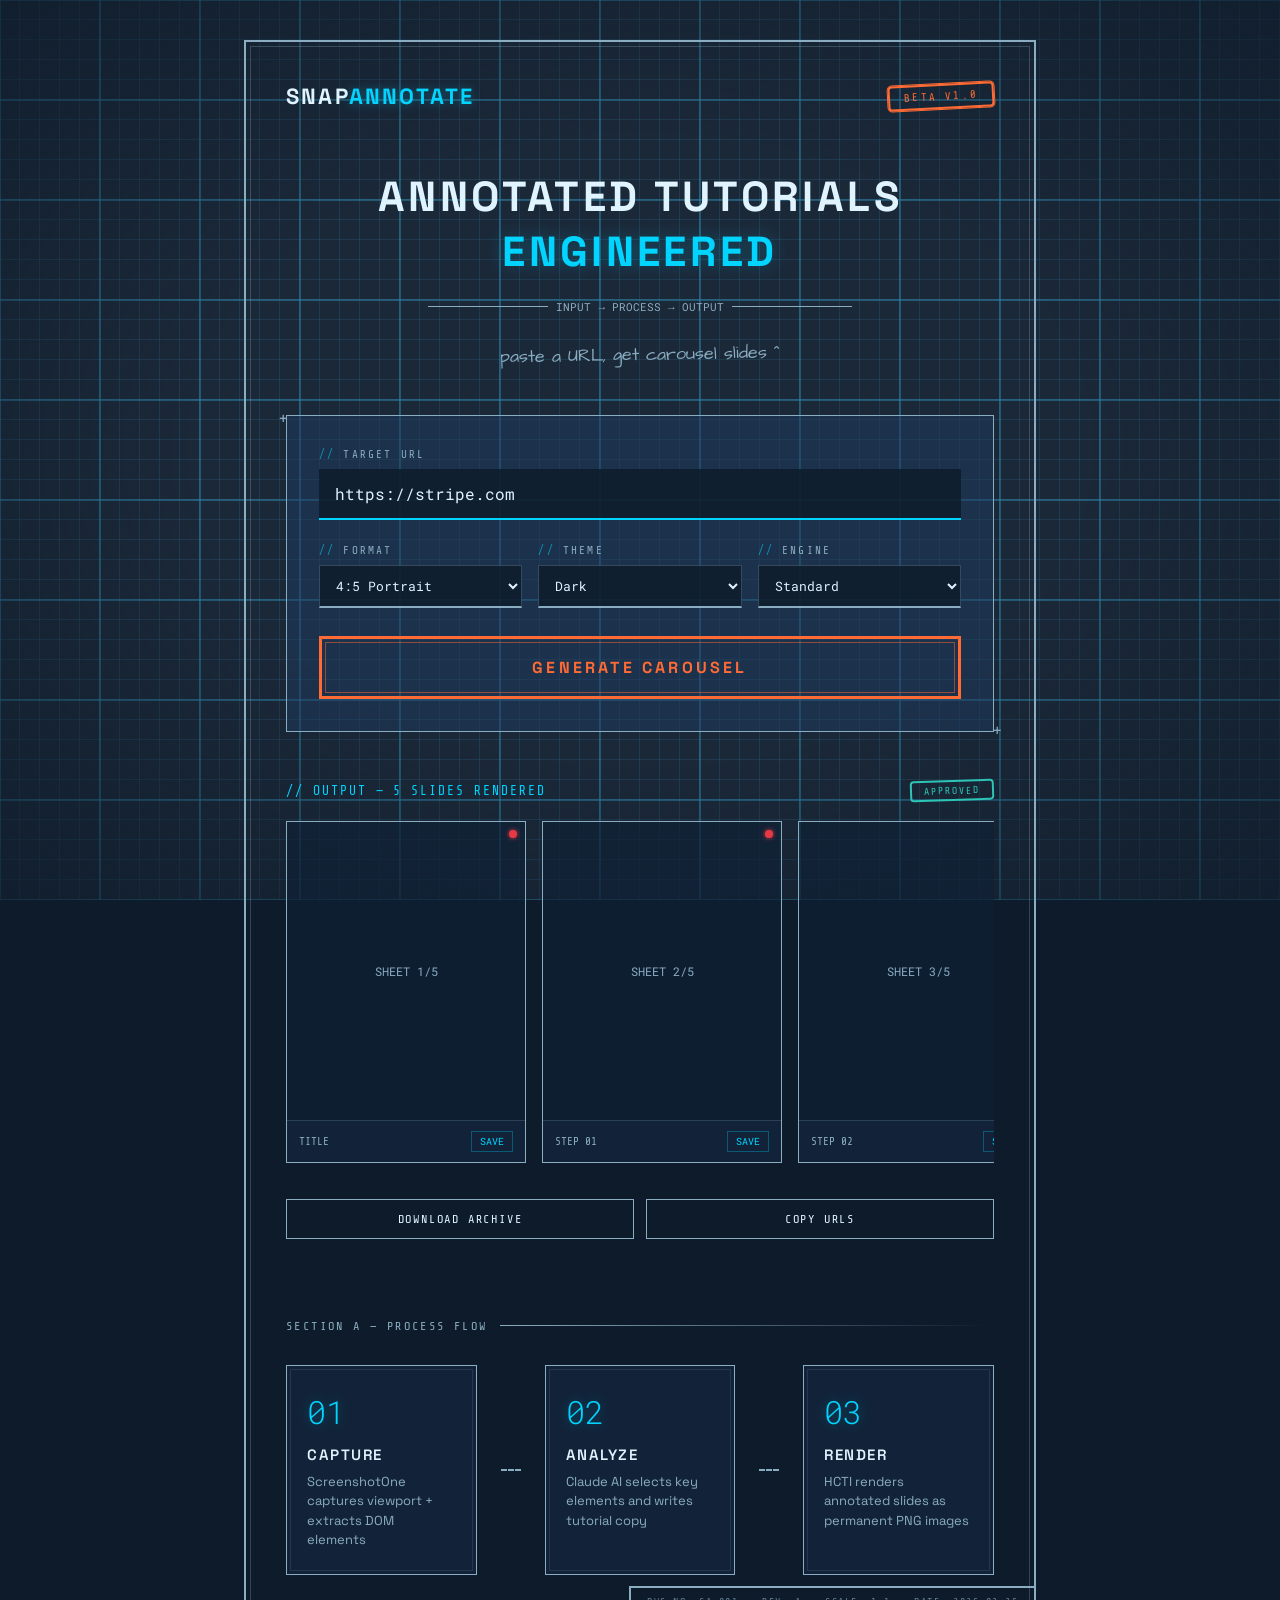
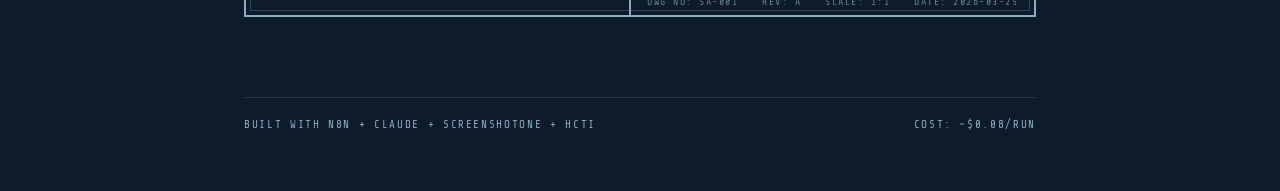
<file: mockup-blueprint.html>
<!DOCTYPE html>
<html lang="en">
<head>
<meta charset="UTF-8">
<meta name="viewport" content="width=device-width, initial-scale=1.0">
<title>SnapAnnotate — Architect Blueprint</title>
<link href="https://fonts.googleapis.com/css2?family=Space+Grotesk:wght@300;400;500;600;700&family=Share+Tech+Mono&family=Architects+Daughter&family=Roboto+Mono:wght@300;400;500&display=swap" rel="stylesheet">
<style>
* { margin: 0; padding: 0; box-sizing: border-box; }

:root {
  --bp-dark: #0D1B2A;
  --bp-base: #1B2838;
  --bp-mid: #1E3A5F;
  --grid-major: rgba(46, 134, 171, 0.5);
  --grid-minor: rgba(46, 134, 171, 0.2);
  --line-white: #E0F4FF;
  --cyan-glow: #00D4FF;
  --warm: #FF6B35;
  --faded: #8BADC1;
  --pencil: #C5D5E0;
  --red-ink: #E63946;
  --green-ink: #2EC4B6;
}

body {
  background: var(--bp-dark);
  color: var(--line-white);
  font-family: 'Space Grotesk', sans-serif;
  min-height: 100vh;
}

/* Blueprint grid */
.blueprint-bg {
  position: fixed;
  inset: 0;
  background-color: var(--bp-base);
  background-image:
    linear-gradient(var(--grid-major) 2px, transparent 2px),
    linear-gradient(90deg, var(--grid-major) 2px, transparent 2px),
    linear-gradient(var(--grid-minor) 1px, transparent 1px),
    linear-gradient(90deg, var(--grid-minor) 1px, transparent 1px);
  background-size: 100px 100px, 100px 100px, 20px 20px, 20px 20px;
  background-position: -1px -1px, -1px -1px, -1px -1px, -1px -1px;
  z-index: 0;
}

/* Vignette */
.blueprint-bg::after {
  content: '';
  position: fixed;
  inset: 0;
  background: radial-gradient(ellipse at center, transparent 50%, rgba(13, 27, 42, 0.7) 100%);
  z-index: 0;
}

.container {
  position: relative;
  z-index: 1;
  max-width: 840px;
  margin: 0 auto;
  padding: 40px 24px;
}

/* ISO Drawing Border */
.drawing-border {
  border: 2px solid var(--faded);
  padding: 40px;
  position: relative;
  margin-bottom: 40px;
}
.drawing-border::before {
  content: '';
  position: absolute;
  inset: 4px;
  border: 1px solid rgba(139, 173, 193, 0.3);
}

/* Title block (bottom-right engineering stamp) */
.title-block {
  position: absolute;
  bottom: 0;
  right: 0;
  border-left: 2px solid var(--faded);
  border-top: 2px solid var(--faded);
  padding: 8px 16px;
  font-family: 'Share Tech Mono', monospace;
  font-size: 10px;
  color: var(--faded);
  text-transform: uppercase;
  letter-spacing: 0.15em;
  display: flex;
  gap: 24px;
}
.title-block span { opacity: 0.7; }

/* Header */
.header {
  display: flex;
  align-items: center;
  justify-content: space-between;
  margin-bottom: 60px;
}
.logo {
  font-family: 'Space Grotesk', sans-serif;
  font-weight: 700;
  font-size: 22px;
  letter-spacing: 0.1em;
  text-transform: uppercase;
  color: var(--line-white);
}
.logo span {
  color: var(--cyan-glow);
  text-shadow: 0 0 12px rgba(0, 212, 255, 0.4);
}

/* Stamp badge */
.stamp {
  display: inline-block;
  border: 2px solid var(--warm);
  border-radius: 4px;
  padding: 4px 14px;
  font-family: 'Share Tech Mono', monospace;
  font-size: 11px;
  color: var(--warm);
  text-transform: uppercase;
  letter-spacing: 0.2em;
  transform: rotate(-3deg);
  box-shadow: 0 0 0 1px var(--warm);
}

/* Hero */
.hero {
  text-align: center;
  margin-bottom: 48px;
}
.hero h1 {
  font-size: 42px;
  font-weight: 700;
  letter-spacing: 0.08em;
  text-transform: uppercase;
  line-height: 1.3;
  margin-bottom: 20px;
}
.hero h1 .accent {
  color: var(--cyan-glow);
  text-shadow: 0 0 20px rgba(0, 212, 255, 0.3);
}
.hero .sketch-note {
  font-family: 'Architects Daughter', cursive;
  font-size: 18px;
  color: var(--faded);
  transform: rotate(-1deg);
  display: inline-block;
  margin-top: 8px;
}

/* Dimension line decoration */
.dim-line {
  display: flex;
  align-items: center;
  gap: 8px;
  justify-content: center;
  margin: 20px 0;
  color: var(--faded);
  font-family: 'Roboto Mono', monospace;
  font-size: 11px;
}
.dim-line::before, .dim-line::after {
  content: '';
  flex: 1;
  max-width: 120px;
  height: 1px;
  background: var(--faded);
}

/* Input area */
.input-area {
  background: rgba(30, 58, 95, 0.5);
  border: 1.5px solid var(--faded);
  padding: 32px;
  position: relative;
  margin-bottom: 32px;
}

/* Corner ticks on input area */
.input-area::before {
  content: '+';
  position: absolute;
  top: -8px;
  left: -8px;
  font-family: 'Roboto Mono', monospace;
  font-size: 14px;
  color: var(--faded);
}
.input-area::after {
  content: '+';
  position: absolute;
  bottom: -8px;
  right: -8px;
  font-family: 'Roboto Mono', monospace;
  font-size: 14px;
  color: var(--faded);
}

.field-label {
  font-family: 'Share Tech Mono', monospace;
  font-size: 11px;
  color: var(--faded);
  text-transform: uppercase;
  letter-spacing: 0.2em;
  margin-bottom: 8px;
  display: flex;
  align-items: center;
  gap: 8px;
}
.field-label::before {
  content: '//';
  color: var(--cyan-glow);
  opacity: 0.6;
}

.url-input {
  width: 100%;
  background: rgba(13, 27, 42, 0.8);
  border: none;
  border-bottom: 2px solid var(--cyan-glow);
  color: var(--line-white);
  font-family: 'Roboto Mono', monospace;
  font-size: 16px;
  padding: 14px 16px;
  outline: none;
  margin-bottom: 24px;
}
.url-input:focus {
  border-bottom-color: var(--warm);
  box-shadow: 0 2px 12px rgba(0, 212, 255, 0.15);
}

.options-row {
  display: flex;
  gap: 16px;
  margin-bottom: 28px;
}
.option-group { flex: 1; }
.option-group select {
  width: 100%;
  background: rgba(13, 27, 42, 0.8);
  border: 1px solid rgba(139, 173, 193, 0.3);
  border-bottom: 2px solid var(--faded);
  color: var(--line-white);
  font-family: 'Roboto Mono', monospace;
  font-size: 13px;
  padding: 10px 12px;
  outline: none;
  cursor: pointer;
}

/* Stamp-style CTA button */
.cta-btn {
  width: 100%;
  padding: 18px;
  background: transparent;
  border: 3px solid var(--warm);
  color: var(--warm);
  font-family: 'Space Grotesk', sans-serif;
  font-size: 16px;
  font-weight: 700;
  text-transform: uppercase;
  letter-spacing: 0.2em;
  cursor: pointer;
  position: relative;
  transition: all 0.3s;
}
.cta-btn::before {
  content: '';
  position: absolute;
  inset: 3px;
  border: 1px solid var(--warm);
  opacity: 0.5;
}
.cta-btn:hover {
  background: rgba(255, 107, 53, 0.1);
  box-shadow: 0 0 30px rgba(255, 107, 53, 0.2);
  transform: rotate(-0.5deg);
}

/* Results */
.results {
  margin-top: 48px;
}
.results-header {
  display: flex;
  align-items: center;
  justify-content: space-between;
  margin-bottom: 20px;
}
.results-title {
  font-family: 'Share Tech Mono', monospace;
  font-size: 13px;
  color: var(--cyan-glow);
  text-transform: uppercase;
  letter-spacing: 0.15em;
}
.approved-stamp {
  display: inline-block;
  border: 2px solid var(--green-ink);
  border-radius: 4px;
  padding: 3px 12px;
  font-family: 'Share Tech Mono', monospace;
  font-size: 10px;
  color: var(--green-ink);
  text-transform: uppercase;
  letter-spacing: 0.2em;
  transform: rotate(-2deg);
}

.gallery {
  display: flex;
  gap: 16px;
  overflow-x: auto;
  padding-bottom: 16px;
  scroll-snap-type: x mandatory;
}
.gallery::-webkit-scrollbar { height: 3px; }
.gallery::-webkit-scrollbar-track { background: var(--bp-dark); }
.gallery::-webkit-scrollbar-thumb { background: var(--cyan-glow); }

.slide-card {
  flex-shrink: 0;
  width: 240px;
  border: 1.5px solid var(--faded);
  overflow: hidden;
  scroll-snap-align: start;
  background: rgba(30, 58, 95, 0.3);
  position: relative;
  transition: border-color 0.3s;
}
.slide-card:hover { border-color: var(--cyan-glow); }

/* Thumbtack dot */
.slide-card::before {
  content: '';
  position: absolute;
  top: 8px;
  right: 8px;
  width: 8px;
  height: 8px;
  border-radius: 50%;
  background: var(--red-ink);
  box-shadow: 0 0 4px var(--red-ink);
  z-index: 2;
}

.slide-img {
  width: 100%;
  aspect-ratio: 4/5;
  background: rgba(13, 27, 42, 0.5);
  display: flex;
  align-items: center;
  justify-content: center;
  color: var(--faded);
  font-family: 'Roboto Mono', monospace;
  font-size: 12px;
}
.slide-meta {
  padding: 10px 12px;
  display: flex;
  justify-content: space-between;
  align-items: center;
  border-top: 1px solid rgba(139, 173, 193, 0.2);
}
.slide-label {
  font-family: 'Share Tech Mono', monospace;
  font-size: 11px;
  color: var(--faded);
}
.slide-dl {
  font-family: 'Roboto Mono', monospace;
  font-size: 10px;
  color: var(--cyan-glow);
  text-decoration: none;
  border: 1px solid rgba(0, 212, 255, 0.3);
  padding: 3px 8px;
}

.actions-row {
  display: flex;
  gap: 12px;
  margin-top: 20px;
}
.action-btn {
  flex: 1;
  padding: 12px;
  background: transparent;
  border: 1.5px solid var(--faded);
  color: var(--line-white);
  font-family: 'Share Tech Mono', monospace;
  font-size: 12px;
  text-transform: uppercase;
  letter-spacing: 0.15em;
  cursor: pointer;
  transition: all 0.3s;
}
.action-btn:hover {
  border-color: var(--cyan-glow);
  background: rgba(0, 212, 255, 0.05);
}

/* How it works — section markers */
.how-section {
  margin-top: 80px;
}
.section-mark {
  font-family: 'Share Tech Mono', monospace;
  font-size: 12px;
  color: var(--faded);
  text-transform: uppercase;
  letter-spacing: 0.2em;
  margin-bottom: 32px;
  display: flex;
  align-items: center;
  gap: 12px;
}
.section-mark::after {
  content: '';
  flex: 1;
  height: 1px;
  background: linear-gradient(90deg, var(--faded), transparent);
}

.steps-row {
  display: flex;
  gap: 20px;
}
.step-card {
  flex: 1;
  border: 1.5px solid var(--faded);
  padding: 24px 20px;
  position: relative;
  background: rgba(30, 58, 95, 0.3);
}
/* Double border */
.step-card::before {
  content: '';
  position: absolute;
  inset: 3px;
  border: 1px solid rgba(139, 173, 193, 0.15);
}
.step-num {
  font-family: 'Roboto Mono', monospace;
  font-size: 32px;
  font-weight: 300;
  color: var(--cyan-glow);
  text-shadow: 0 0 12px rgba(0, 212, 255, 0.3);
  margin-bottom: 12px;
}
.step-title {
  font-family: 'Space Grotesk', sans-serif;
  font-size: 15px;
  font-weight: 600;
  text-transform: uppercase;
  letter-spacing: 0.1em;
  color: var(--line-white);
  margin-bottom: 8px;
}
.step-desc {
  font-size: 13px;
  color: var(--faded);
  line-height: 1.5;
}
/* Dash-dot connector between steps */
.step-connector {
  display: flex;
  align-items: center;
  padding: 0 4px;
}
.step-connector::before {
  content: '';
  width: 20px;
  border-top: 2px dashed var(--faded);
}

/* Sketch annotation */
.sketch-label {
  font-family: 'Architects Daughter', cursive;
  color: var(--pencil);
  font-size: 14px;
  position: absolute;
  transform: rotate(-3deg);
}

/* Footer */
.footer {
  margin-top: 80px;
  padding: 20px 0;
  border-top: 1px solid rgba(139, 173, 193, 0.2);
  display: flex;
  justify-content: space-between;
  font-family: 'Share Tech Mono', monospace;
  font-size: 11px;
  color: var(--faded);
  text-transform: uppercase;
  letter-spacing: 0.15em;
}
</style>
</head>
<body>

<div class="blueprint-bg"></div>

<div class="container">
  <div class="drawing-border">

    <header class="header">
      <div class="logo">SNAP<span>ANNOTATE</span></div>
      <div class="stamp">BETA v1.0</div>
    </header>

    <section class="hero">
      <h1>ANNOTATED TUTORIALS<br><span class="accent">ENGINEERED</span></h1>
      <div class="dim-line">INPUT &rarr; PROCESS &rarr; OUTPUT</div>
      <div class="sketch-note">paste a URL, get carousel slides ^</div>
    </section>

    <div class="input-area">
      <div class="field-label">Target URL</div>
      <input type="text" class="url-input" placeholder="https://your-website.com" value="https://stripe.com">

      <div class="options-row">
        <div class="option-group">
          <div class="field-label">Format</div>
          <select><option>4:5 Portrait</option><option>9:16 Story</option><option>3:4 Square</option></select>
        </div>
        <div class="option-group">
          <div class="field-label">Theme</div>
          <select><option>Dark</option><option>Light</option></select>
        </div>
        <div class="option-group">
          <div class="field-label">Engine</div>
          <select><option>Standard</option><option>AI Creative</option></select>
        </div>
      </div>

      <button class="cta-btn">GENERATE CAROUSEL</button>
    </div>

    <section class="results">
      <div class="results-header">
        <div class="results-title">// Output &mdash; 5 slides rendered</div>
        <div class="approved-stamp">APPROVED</div>
      </div>

      <div class="gallery">
        <div class="slide-card"><div class="slide-img">SHEET 1/5</div><div class="slide-meta"><span class="slide-label">TITLE</span><a class="slide-dl" href="#">SAVE</a></div></div>
        <div class="slide-card"><div class="slide-img">SHEET 2/5</div><div class="slide-meta"><span class="slide-label">STEP 01</span><a class="slide-dl" href="#">SAVE</a></div></div>
        <div class="slide-card"><div class="slide-img">SHEET 3/5</div><div class="slide-meta"><span class="slide-label">STEP 02</span><a class="slide-dl" href="#">SAVE</a></div></div>
        <div class="slide-card"><div class="slide-img">SHEET 4/5</div><div class="slide-meta"><span class="slide-label">STEP 03</span><a class="slide-dl" href="#">SAVE</a></div></div>
        <div class="slide-card"><div class="slide-img">SHEET 5/5</div><div class="slide-meta"><span class="slide-label">SUMMARY</span><a class="slide-dl" href="#">SAVE</a></div></div>
      </div>

      <div class="actions-row">
        <button class="action-btn">Download Archive</button>
        <button class="action-btn">Copy URLs</button>
      </div>
    </section>

    <section class="how-section">
      <div class="section-mark">Section A &mdash; Process Flow</div>
      <div class="steps-row">
        <div class="step-card">
          <div class="step-num">01</div>
          <div class="step-title">Capture</div>
          <div class="step-desc">ScreenshotOne captures viewport + extracts DOM elements</div>
        </div>
        <div class="step-connector"></div>
        <div class="step-card">
          <div class="step-num">02</div>
          <div class="step-title">Analyze</div>
          <div class="step-desc">Claude AI selects key elements and writes tutorial copy</div>
        </div>
        <div class="step-connector"></div>
        <div class="step-card">
          <div class="step-num">03</div>
          <div class="step-title">Render</div>
          <div class="step-desc">HCTI renders annotated slides as permanent PNG images</div>
        </div>
      </div>
    </section>

    <div class="title-block">
      <span>DWG NO: SA-001</span>
      <span>REV: A</span>
      <span>SCALE: 1:1</span>
      <span>DATE: 2026-03-25</span>
    </div>

  </div>

  <footer class="footer">
    <span>Built with n8n + Claude + ScreenshotOne + HCTI</span>
    <span>Cost: ~$0.08/run</span>
  </footer>
</div>

</body>
</html>
</file>
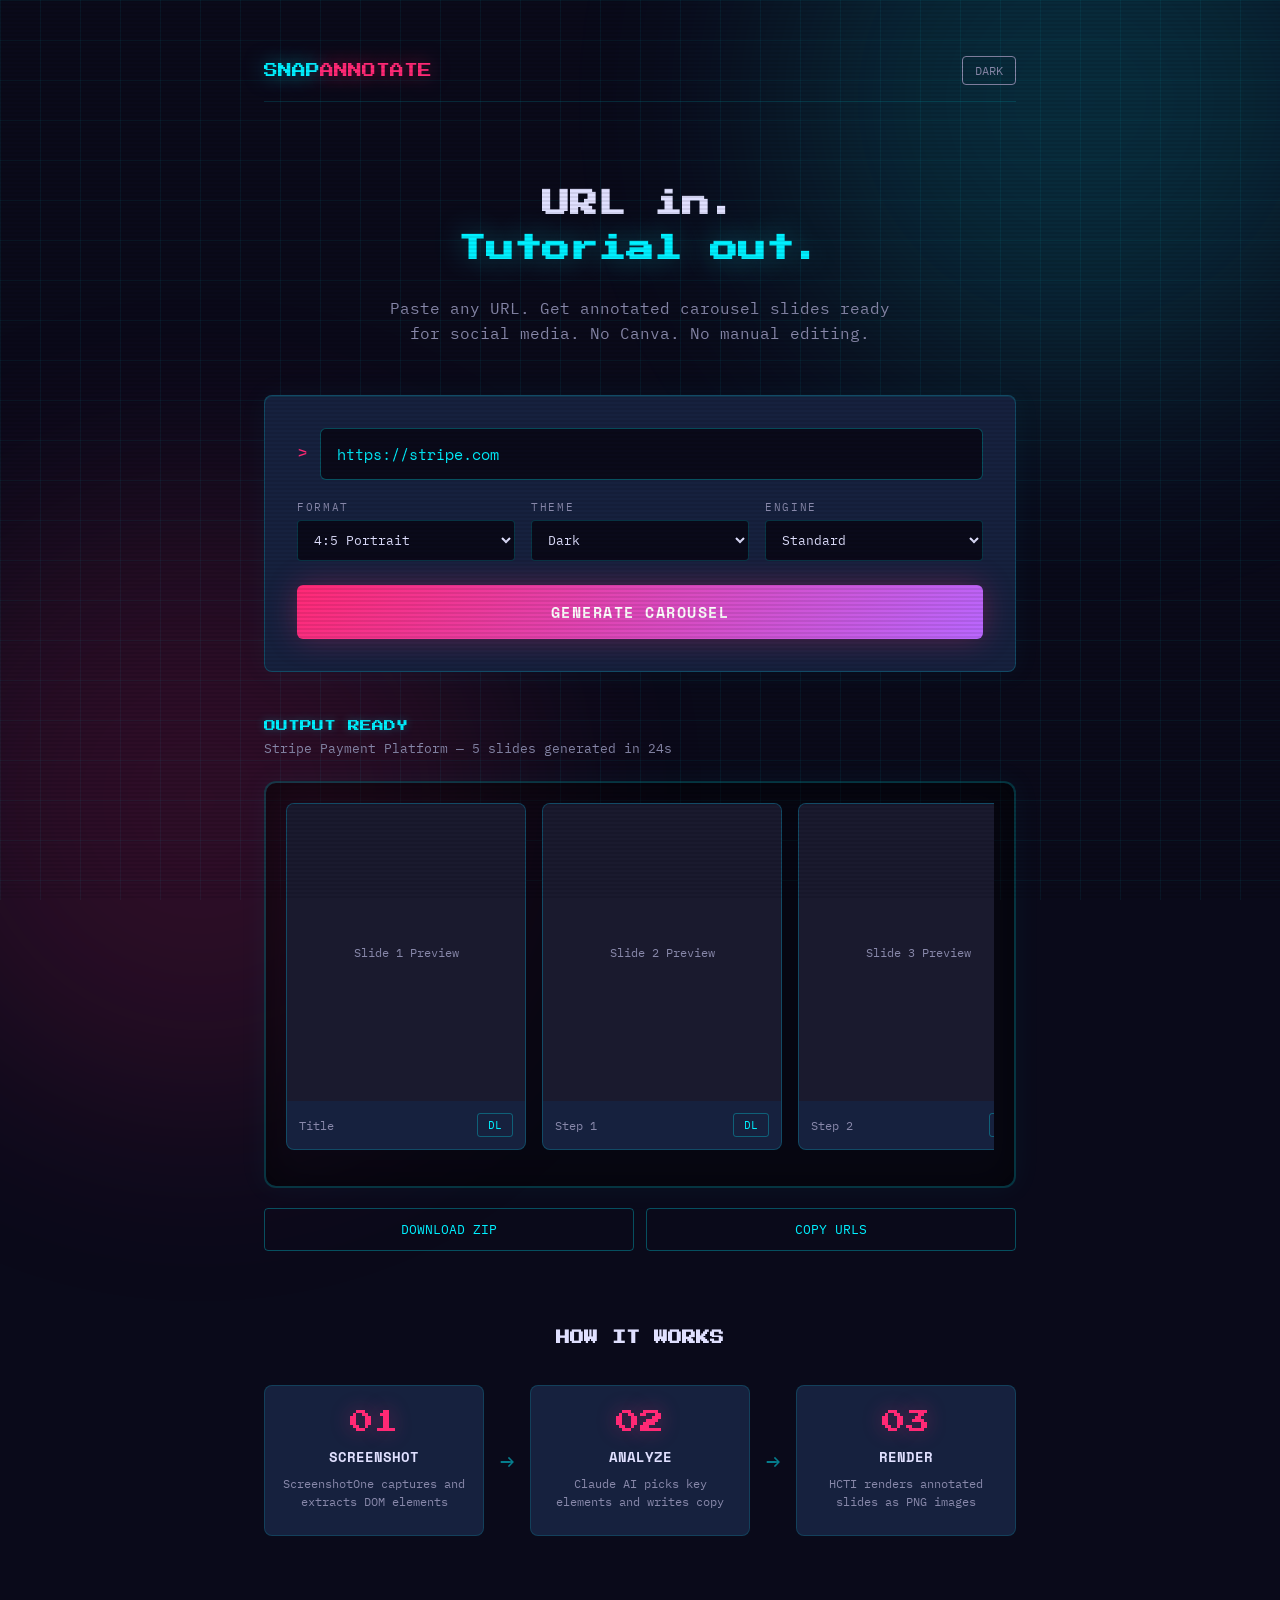
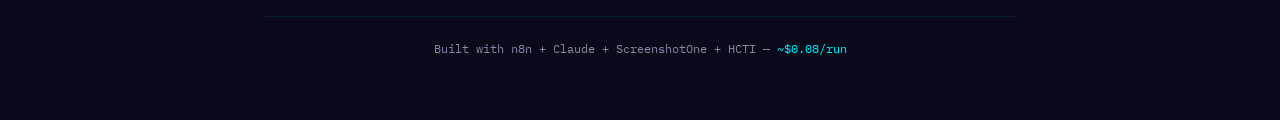
<file: mockup-retro.html>
<!DOCTYPE html>
<html lang="en">
<head>
<meta charset="UTF-8">
<meta name="viewport" content="width=device-width, initial-scale=1.0">
<title>SnapAnnotate — Retro Synthwave</title>
<link href="https://fonts.googleapis.com/css2?family=Press+Start+2P&family=Space+Mono:wght@400;700&family=IBM+Plex+Mono:wght@400;500;600&display=swap" rel="stylesheet">
<style>
* { margin: 0; padding: 0; box-sizing: border-box; }

:root {
  --bg-deep: #0a0a1a;
  --bg-main: #1a1a2e;
  --bg-surface: #16213e;
  --cyan: #00f0ff;
  --magenta: #ff2975;
  --purple: #b967ff;
  --text: #e0e0ff;
  --text-muted: #8888aa;
  --grid-color: rgba(0, 240, 255, 0.06);
}

body {
  background: var(--bg-deep);
  color: var(--text);
  font-family: 'IBM Plex Mono', monospace;
  min-height: 100vh;
  overflow-x: hidden;
}

/* Scanline overlay */
body::after {
  content: '';
  position: fixed;
  inset: 0;
  background: repeating-linear-gradient(
    0deg,
    transparent,
    transparent 2px,
    rgba(0, 0, 0, 0.08) 2px,
    rgba(0, 0, 0, 0.08) 4px
  );
  pointer-events: none;
  z-index: 100;
}

/* Perspective grid */
.grid-bg {
  position: fixed;
  inset: 0;
  background-image:
    linear-gradient(var(--grid-color) 1px, transparent 1px),
    linear-gradient(90deg, var(--grid-color) 1px, transparent 1px);
  background-size: 40px 40px;
  z-index: 0;
}

/* Gradient orb */
.orb {
  position: fixed;
  width: 600px;
  height: 600px;
  border-radius: 50%;
  filter: blur(120px);
  opacity: 0.15;
  z-index: 0;
}
.orb-1 { background: var(--cyan); top: -200px; right: -100px; }
.orb-2 { background: var(--magenta); bottom: -200px; left: -100px; }

.container {
  position: relative;
  z-index: 1;
  max-width: 800px;
  margin: 0 auto;
  padding: 40px 24px;
}

/* Header */
.header {
  display: flex;
  align-items: center;
  justify-content: space-between;
  padding: 16px 0;
  border-bottom: 1px solid rgba(0, 240, 255, 0.15);
  margin-bottom: 80px;
}
.logo {
  font-family: 'Press Start 2P', monospace;
  font-size: 14px;
  color: var(--cyan);
  text-shadow: 0 0 20px rgba(0, 240, 255, 0.5), 0 0 40px rgba(0, 240, 255, 0.2);
}
.logo span { color: var(--magenta); text-shadow: 0 0 20px rgba(255, 41, 117, 0.5); }

.theme-toggle {
  background: transparent;
  border: 1px solid var(--text-muted);
  color: var(--text-muted);
  padding: 6px 12px;
  border-radius: 4px;
  font-family: 'IBM Plex Mono', monospace;
  font-size: 12px;
  cursor: pointer;
}

/* Hero */
.hero {
  text-align: center;
  margin-bottom: 48px;
}
.hero h1 {
  font-family: 'Press Start 2P', monospace;
  font-size: 28px;
  line-height: 1.6;
  margin-bottom: 24px;
  color: var(--text);
}
.hero h1 .accent { color: var(--cyan); text-shadow: 0 0 30px rgba(0, 240, 255, 0.4); }
.hero p {
  font-size: 16px;
  color: var(--text-muted);
  max-width: 500px;
  margin: 0 auto;
  line-height: 1.6;
}

/* Input area */
.input-area {
  background: var(--bg-surface);
  border: 1px solid rgba(0, 240, 255, 0.2);
  border-radius: 8px;
  padding: 32px;
  margin-bottom: 32px;
  box-shadow: 0 0 30px rgba(0, 240, 255, 0.05), inset 0 1px 0 rgba(0, 240, 255, 0.1);
}

.url-row {
  display: flex;
  gap: 12px;
  margin-bottom: 20px;
}
.url-input {
  flex: 1;
  background: var(--bg-deep);
  border: 1px solid rgba(0, 240, 255, 0.3);
  color: var(--cyan);
  font-family: 'Space Mono', monospace;
  font-size: 15px;
  padding: 14px 16px;
  border-radius: 6px;
  outline: none;
}
.url-input::placeholder { color: var(--text-muted); }
.url-input:focus {
  border-color: var(--cyan);
  box-shadow: 0 0 20px rgba(0, 240, 255, 0.15);
}
.prompt-char {
  color: var(--magenta);
  font-family: 'Space Mono', monospace;
  font-size: 18px;
  line-height: 48px;
}

.options-row {
  display: flex;
  gap: 16px;
  margin-bottom: 24px;
}
.option-group {
  flex: 1;
}
.option-group label {
  display: block;
  font-size: 11px;
  color: var(--text-muted);
  text-transform: uppercase;
  letter-spacing: 0.15em;
  margin-bottom: 6px;
}
.option-group select {
  width: 100%;
  background: var(--bg-deep);
  border: 1px solid rgba(0, 240, 255, 0.2);
  color: var(--text);
  font-family: 'IBM Plex Mono', monospace;
  font-size: 13px;
  padding: 10px 12px;
  border-radius: 4px;
  outline: none;
  cursor: pointer;
}

/* CTA button */
.cta-btn {
  width: 100%;
  padding: 16px;
  background: linear-gradient(135deg, var(--magenta), var(--purple));
  border: none;
  border-radius: 6px;
  color: #fff;
  font-family: 'Space Mono', monospace;
  font-size: 15px;
  font-weight: 700;
  cursor: pointer;
  text-transform: uppercase;
  letter-spacing: 0.1em;
  box-shadow: 0 0 30px rgba(255, 41, 117, 0.3);
  transition: box-shadow 0.3s, transform 0.2s;
}
.cta-btn:hover {
  box-shadow: 0 0 50px rgba(255, 41, 117, 0.5), 0 0 80px rgba(185, 103, 255, 0.2);
  transform: translateY(-1px);
}

/* Results */
.results {
  margin-top: 48px;
}
.results-title {
  font-family: 'Press Start 2P', monospace;
  font-size: 12px;
  color: var(--cyan);
  margin-bottom: 8px;
  text-shadow: 0 0 10px rgba(0, 240, 255, 0.3);
}
.results-sub {
  font-size: 13px;
  color: var(--text-muted);
  margin-bottom: 24px;
}

.gallery {
  display: flex;
  gap: 16px;
  overflow-x: auto;
  padding-bottom: 16px;
  scroll-snap-type: x mandatory;
}
.gallery::-webkit-scrollbar { height: 4px; }
.gallery::-webkit-scrollbar-track { background: var(--bg-surface); }
.gallery::-webkit-scrollbar-thumb { background: var(--cyan); border-radius: 2px; }

.slide-card {
  flex-shrink: 0;
  width: 240px;
  border: 1px solid rgba(0, 240, 255, 0.2);
  border-radius: 8px;
  overflow: hidden;
  scroll-snap-align: start;
  background: var(--bg-surface);
  transition: border-color 0.3s, box-shadow 0.3s;
}
.slide-card:hover {
  border-color: var(--cyan);
  box-shadow: 0 0 20px rgba(0, 240, 255, 0.15);
}
.slide-img {
  width: 100%;
  aspect-ratio: 4/5;
  background: var(--bg-main);
  display: flex;
  align-items: center;
  justify-content: center;
  color: var(--text-muted);
  font-size: 12px;
}
.slide-meta {
  padding: 12px;
  display: flex;
  justify-content: space-between;
  align-items: center;
}
.slide-label { font-size: 12px; color: var(--text-muted); }
.slide-dl {
  font-size: 11px;
  color: var(--cyan);
  text-decoration: none;
  border: 1px solid rgba(0, 240, 255, 0.3);
  padding: 4px 10px;
  border-radius: 3px;
}

.actions-row {
  display: flex;
  gap: 12px;
  margin-top: 20px;
}
.action-btn {
  flex: 1;
  padding: 12px;
  background: transparent;
  border: 1px solid rgba(0, 240, 255, 0.3);
  color: var(--cyan);
  font-family: 'IBM Plex Mono', monospace;
  font-size: 13px;
  border-radius: 4px;
  cursor: pointer;
}
.action-btn:hover { background: rgba(0, 240, 255, 0.05); }

/* How it works */
.how-section {
  margin-top: 80px;
  text-align: center;
}
.how-section h2 {
  font-family: 'Press Start 2P', monospace;
  font-size: 14px;
  color: var(--text);
  margin-bottom: 40px;
}
.steps-row {
  display: flex;
  gap: 16px;
}
.step-card {
  flex: 1;
  background: var(--bg-surface);
  border: 1px solid rgba(0, 240, 255, 0.15);
  border-radius: 8px;
  padding: 24px 16px;
  text-align: center;
}
.step-num {
  font-family: 'Press Start 2P', monospace;
  font-size: 24px;
  color: var(--magenta);
  text-shadow: 0 0 20px rgba(255, 41, 117, 0.4);
  margin-bottom: 12px;
}
.step-title {
  font-family: 'Space Mono', monospace;
  font-size: 14px;
  font-weight: 700;
  color: var(--text);
  margin-bottom: 8px;
}
.step-desc {
  font-size: 12px;
  color: var(--text-muted);
  line-height: 1.5;
}
.arrow-between {
  display: flex;
  align-items: center;
  color: var(--cyan);
  font-size: 24px;
  opacity: 0.5;
}

/* Footer */
.footer {
  margin-top: 80px;
  padding: 24px 0;
  border-top: 1px solid rgba(0, 240, 255, 0.1);
  text-align: center;
  font-size: 12px;
  color: var(--text-muted);
}
.footer .cost { color: var(--cyan); }

/* CRT frame around gallery */
.crt-frame {
  border: 2px solid rgba(0, 240, 255, 0.2);
  border-radius: 12px;
  padding: 20px;
  background: rgba(0, 0, 0, 0.3);
  box-shadow: inset 0 0 40px rgba(0, 0, 0, 0.5), 0 0 30px rgba(0, 240, 255, 0.05);
}
</style>
</head>
<body>

<div class="grid-bg"></div>
<div class="orb orb-1"></div>
<div class="orb orb-2"></div>

<div class="container">
  <header class="header">
    <div class="logo">SNAP<span>ANNOTATE</span></div>
    <button class="theme-toggle">DARK</button>
  </header>

  <section class="hero">
    <h1>URL in.<br><span class="accent">Tutorial out.</span></h1>
    <p>Paste any URL. Get annotated carousel slides ready for social media. No Canva. No manual editing.</p>
  </section>

  <div class="input-area">
    <div class="url-row">
      <span class="prompt-char">&gt;</span>
      <input type="text" class="url-input" placeholder="https://your-website.com" value="https://stripe.com">
    </div>
    <div class="options-row">
      <div class="option-group">
        <label>Format</label>
        <select><option>4:5 Portrait</option><option>9:16 Story</option><option>3:4 Square</option></select>
      </div>
      <div class="option-group">
        <label>Theme</label>
        <select><option>Dark</option><option>Light</option></select>
      </div>
      <div class="option-group">
        <label>Engine</label>
        <select><option>Standard</option><option>AI Creative</option></select>
      </div>
    </div>
    <button class="cta-btn">GENERATE CAROUSEL</button>
  </div>

  <section class="results">
    <div class="results-title">OUTPUT READY</div>
    <div class="results-sub">Stripe Payment Platform — 5 slides generated in 24s</div>
    <div class="crt-frame">
      <div class="gallery">
        <div class="slide-card"><div class="slide-img">Slide 1 Preview</div><div class="slide-meta"><span class="slide-label">Title</span><a class="slide-dl" href="#">DL</a></div></div>
        <div class="slide-card"><div class="slide-img">Slide 2 Preview</div><div class="slide-meta"><span class="slide-label">Step 1</span><a class="slide-dl" href="#">DL</a></div></div>
        <div class="slide-card"><div class="slide-img">Slide 3 Preview</div><div class="slide-meta"><span class="slide-label">Step 2</span><a class="slide-dl" href="#">DL</a></div></div>
        <div class="slide-card"><div class="slide-img">Slide 4 Preview</div><div class="slide-meta"><span class="slide-label">Step 3</span><a class="slide-dl" href="#">DL</a></div></div>
        <div class="slide-card"><div class="slide-img">Slide 5 Preview</div><div class="slide-meta"><span class="slide-label">Summary</span><a class="slide-dl" href="#">DL</a></div></div>
      </div>
    </div>
    <div class="actions-row">
      <button class="action-btn">DOWNLOAD ZIP</button>
      <button class="action-btn">COPY URLS</button>
    </div>
  </section>

  <section class="how-section">
    <h2>HOW IT WORKS</h2>
    <div class="steps-row">
      <div class="step-card">
        <div class="step-num">01</div>
        <div class="step-title">SCREENSHOT</div>
        <div class="step-desc">ScreenshotOne captures and extracts DOM elements</div>
      </div>
      <div class="arrow-between">&rarr;</div>
      <div class="step-card">
        <div class="step-num">02</div>
        <div class="step-title">ANALYZE</div>
        <div class="step-desc">Claude AI picks key elements and writes copy</div>
      </div>
      <div class="arrow-between">&rarr;</div>
      <div class="step-card">
        <div class="step-num">03</div>
        <div class="step-title">RENDER</div>
        <div class="step-desc">HCTI renders annotated slides as PNG images</div>
      </div>
    </div>
  </section>

  <footer class="footer">
    Built with n8n + Claude + ScreenshotOne + HCTI &mdash; <span class="cost">~$0.08/run</span>
  </footer>
</div>

</body>
</html>
</file>
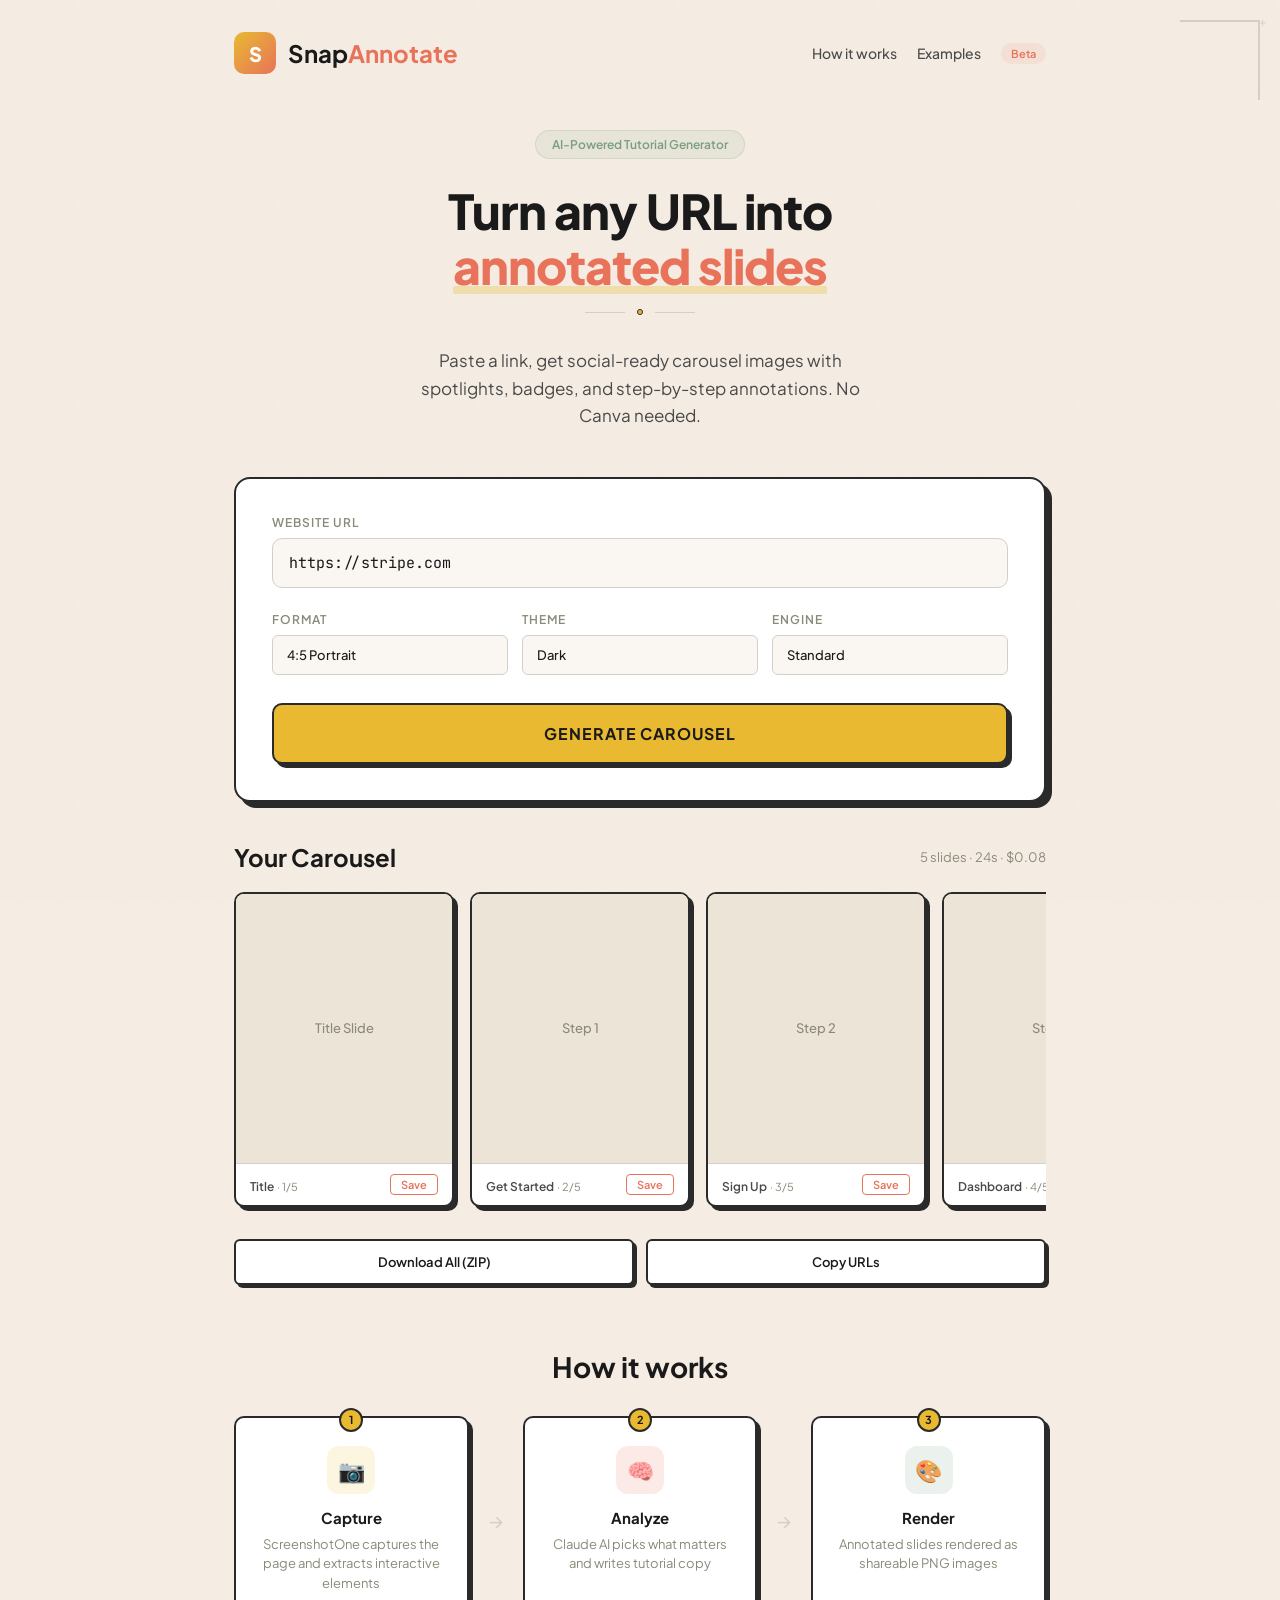
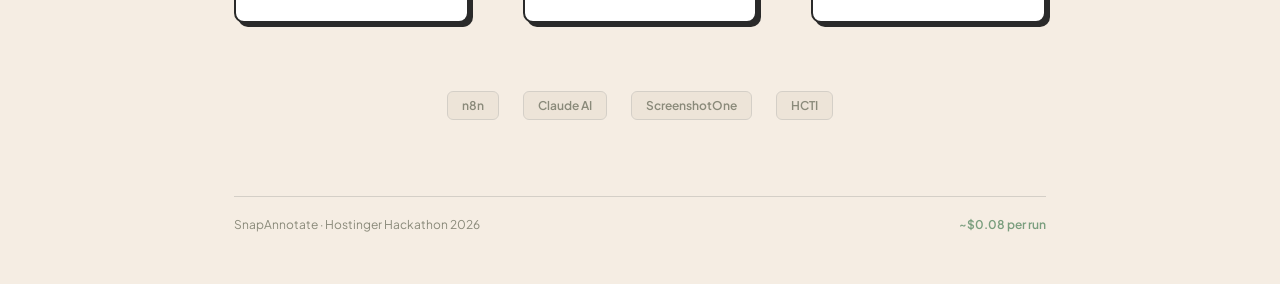
<file: mockup-warm.html>
<!DOCTYPE html>
<html lang="en">
<head>
<meta charset="UTF-8">
<meta name="viewport" content="width=device-width, initial-scale=1.0">
<title>SnapAnnotate — Warm Retro</title>
<link href="https://fonts.googleapis.com/css2?family=Plus+Jakarta+Sans:wght@400;500;600;700;800&family=JetBrains+Mono:wght@400;500&display=swap" rel="stylesheet">
<style>
* { margin: 0; padding: 0; box-sizing: border-box; }

:root {
  --cream: #F5EDE3;
  --cream-dark: #EDE4D8;
  --cream-light: #FAF7F2;
  --card-bg: #FFFFFF;
  --text-dark: #1A1A1A;
  --text-body: #4A4A4A;
  --text-muted: #8A8A7A;
  --border: #2A2A2A;
  --border-light: #D4CFC7;
  --accent-gold: #E8B931;
  --accent-gold-dark: #D4A520;
  --accent-coral: #E8735A;
  --accent-sage: #7A9E7E;
  --accent-navy: #2C3E50;
  --radius: 16px;
  --radius-sm: 10px;
  --radius-xs: 6px;
}

body {
  background: var(--cream);
  color: var(--text-dark);
  font-family: 'Plus Jakarta Sans', sans-serif;
  min-height: 100vh;
}

/* Subtle paper texture */
body::before {
  content: '';
  position: fixed;
  inset: 0;
  background-image: url("data:image/svg+xml,%3Csvg width='100' height='100' xmlns='http://www.w3.org/2000/svg'%3E%3Cfilter id='n'%3E%3CfeTurbulence baseFrequency='0.8' numOctaves='4'/%3E%3C/filter%3E%3Crect width='100' height='100' filter='url(%23n)' opacity='0.03'/%3E%3C/svg%3E");
  pointer-events: none;
  z-index: 0;
}

/* Corner decoration (like the reference) */
.corner-decor {
  position: fixed;
  top: 20px;
  right: 20px;
  width: 80px;
  height: 80px;
  border-right: 2px solid var(--border);
  border-top: 2px solid var(--border);
  z-index: 0;
  opacity: 0.15;
}
.corner-decor::before {
  content: '+';
  position: absolute;
  top: -8px;
  right: -8px;
  font-size: 12px;
  color: var(--border);
}

.container {
  position: relative;
  z-index: 1;
  max-width: 860px;
  margin: 0 auto;
  padding: 32px 24px;
}

/* Header */
.header {
  display: flex;
  align-items: center;
  justify-content: space-between;
  margin-bottom: 56px;
}
.logo {
  display: flex;
  align-items: center;
  gap: 12px;
}
.logo-icon {
  width: 42px;
  height: 42px;
  background: linear-gradient(135deg, var(--accent-gold), var(--accent-coral));
  border-radius: 10px;
  display: flex;
  align-items: center;
  justify-content: center;
  font-size: 20px;
  font-weight: 800;
  color: #fff;
}
.logo-text {
  font-family: 'Plus Jakarta Sans', sans-serif;
  font-size: 24px;
  font-weight: 700;
  color: var(--text-dark);
}
.logo-text span {
  color: var(--accent-coral);
}

.header-nav {
  display: flex;
  align-items: center;
  gap: 20px;
}
.nav-link {
  font-size: 14px;
  font-weight: 500;
  color: var(--text-body);
  text-decoration: none;
  transition: color 0.2s;
}
.nav-link:hover { color: var(--text-dark); }
.nav-badge {
  font-size: 11px;
  font-weight: 600;
  color: var(--accent-coral);
  background: rgba(232, 115, 90, 0.1);
  padding: 4px 10px;
  border-radius: 99px;
}

/* Hero */
.hero {
  text-align: center;
  margin-bottom: 48px;
}
.hero-badge {
  display: inline-flex;
  align-items: center;
  gap: 6px;
  font-size: 12px;
  font-weight: 600;
  color: var(--accent-sage);
  background: rgba(122, 158, 126, 0.1);
  border: 1px solid rgba(122, 158, 126, 0.2);
  padding: 6px 16px;
  border-radius: 99px;
  margin-bottom: 24px;
}
.hero h1 {
  font-family: 'Plus Jakarta Sans', sans-serif;
  font-size: 48px;
  font-weight: 800;
  line-height: 1.15;
  letter-spacing: -0.02em;
  margin-bottom: 16px;
  color: var(--text-dark);
}
.hero h1 .highlight {
  color: var(--accent-coral);
  position: relative;
}
.hero h1 .highlight::after {
  content: '';
  position: absolute;
  bottom: 2px;
  left: 0;
  right: 0;
  height: 8px;
  background: rgba(232, 185, 49, 0.3);
  z-index: -1;
  border-radius: 2px;
}
.hero p {
  font-size: 17px;
  color: var(--text-body);
  max-width: 480px;
  margin: 0 auto;
  line-height: 1.6;
}

/* Main card */
.main-card {
  background: var(--card-bg);
  border: 2px solid var(--border);
  border-radius: var(--radius);
  padding: 36px;
  margin-bottom: 32px;
  box-shadow: 6px 6px 0 var(--border);
  position: relative;
}

/* URL input */
.input-label {
  font-size: 12px;
  font-weight: 600;
  color: var(--text-muted);
  text-transform: uppercase;
  letter-spacing: 0.08em;
  margin-bottom: 8px;
}
.url-row {
  display: flex;
  gap: 12px;
  margin-bottom: 24px;
}
.url-input {
  flex: 1;
  background: var(--cream-light);
  border: 1.5px solid var(--border-light);
  color: var(--text-dark);
  font-family: 'JetBrains Mono', monospace;
  font-size: 15px;
  padding: 14px 16px;
  border-radius: var(--radius-sm);
  outline: none;
  transition: border-color 0.2s;
}
.url-input:focus {
  border-color: var(--accent-gold);
}
.url-input::placeholder { color: var(--text-muted); }

.options-row {
  display: flex;
  gap: 14px;
  margin-bottom: 28px;
}
.option-group { flex: 1; }
.option-group select {
  width: 100%;
  background: var(--cream-light);
  border: 1.5px solid var(--border-light);
  color: var(--text-dark);
  font-family: 'Plus Jakarta Sans', sans-serif;
  font-size: 13px;
  font-weight: 500;
  padding: 11px 14px;
  border-radius: var(--radius-xs);
  outline: none;
  cursor: pointer;
  -webkit-appearance: none;
}

/* Golden CTA */
.cta-btn {
  width: 100%;
  padding: 18px;
  background: var(--accent-gold);
  border: 2px solid var(--border);
  border-radius: var(--radius-sm);
  color: var(--text-dark);
  font-family: 'Plus Jakarta Sans', sans-serif;
  font-size: 16px;
  font-weight: 700;
  cursor: pointer;
  text-transform: uppercase;
  letter-spacing: 0.06em;
  box-shadow: 4px 4px 0 var(--border);
  transition: all 0.15s;
}
.cta-btn:hover {
  background: var(--accent-gold-dark);
  transform: translate(1px, 1px);
  box-shadow: 3px 3px 0 var(--border);
}
.cta-btn:active {
  transform: translate(4px, 4px);
  box-shadow: 0 0 0 var(--border);
}

/* Loading state */
.progress-area {
  display: none;
  margin-top: 20px;
  padding: 16px;
  background: var(--cream-light);
  border-radius: var(--radius-xs);
  border: 1px solid var(--border-light);
}
.progress-step {
  display: flex;
  align-items: center;
  gap: 10px;
  padding: 6px 0;
  font-size: 13px;
  color: var(--text-muted);
}
.progress-step.active { color: var(--text-dark); font-weight: 500; }
.progress-step.done { color: var(--accent-sage); }
.progress-dot {
  width: 8px;
  height: 8px;
  border-radius: 50%;
  background: var(--border-light);
  flex-shrink: 0;
}
.progress-step.active .progress-dot { background: var(--accent-gold); }
.progress-step.done .progress-dot { background: var(--accent-sage); }

/* Results section */
.results {
  margin-top: 40px;
}
.results-header {
  display: flex;
  align-items: center;
  justify-content: space-between;
  margin-bottom: 20px;
}
.results-title {
  font-family: 'Plus Jakarta Sans', sans-serif;
  font-size: 24px;
  font-weight: 700;
  color: var(--text-dark);
}
.results-meta {
  font-size: 13px;
  color: var(--text-muted);
}

.gallery {
  display: flex;
  gap: 16px;
  overflow-x: auto;
  padding-bottom: 12px;
  scroll-snap-type: x mandatory;
  -webkit-overflow-scrolling: touch;
}
.gallery::-webkit-scrollbar { height: 4px; }
.gallery::-webkit-scrollbar-track { background: var(--cream-dark); border-radius: 2px; }
.gallery::-webkit-scrollbar-thumb { background: var(--accent-gold); border-radius: 2px; }

.slide-card {
  flex-shrink: 0;
  width: 220px;
  background: var(--card-bg);
  border: 2px solid var(--border);
  border-radius: var(--radius-sm);
  overflow: hidden;
  scroll-snap-align: start;
  box-shadow: 4px 4px 0 var(--border);
  transition: transform 0.2s, box-shadow 0.2s;
}
.slide-card:hover {
  transform: translate(-2px, -2px);
  box-shadow: 6px 6px 0 var(--border);
}
.slide-img {
  width: 100%;
  aspect-ratio: 4/5;
  background: var(--cream-dark);
  display: flex;
  align-items: center;
  justify-content: center;
  color: var(--text-muted);
  font-size: 13px;
  font-weight: 500;
  border-bottom: 1.5px solid var(--border-light);
  overflow: hidden;
}
.slide-img img {
  width: 100%;
  height: 100%;
  object-fit: cover;
}
.slide-footer {
  padding: 10px 14px;
  display: flex;
  justify-content: space-between;
  align-items: center;
}
.slide-label {
  font-size: 12px;
  font-weight: 600;
  color: var(--text-body);
}
.slide-num {
  font-size: 11px;
  color: var(--text-muted);
}
.slide-dl-btn {
  font-size: 11px;
  font-weight: 600;
  color: var(--accent-coral);
  text-decoration: none;
  padding: 3px 10px;
  border: 1px solid var(--accent-coral);
  border-radius: 4px;
  transition: all 0.2s;
}
.slide-dl-btn:hover {
  background: var(--accent-coral);
  color: #fff;
}

.actions-row {
  display: flex;
  gap: 12px;
  margin-top: 20px;
}
.action-btn {
  flex: 1;
  padding: 13px;
  background: var(--card-bg);
  border: 2px solid var(--border);
  border-radius: var(--radius-xs);
  color: var(--text-dark);
  font-family: 'Plus Jakarta Sans', sans-serif;
  font-size: 13px;
  font-weight: 600;
  cursor: pointer;
  box-shadow: 3px 3px 0 var(--border);
  transition: all 0.15s;
}
.action-btn:hover {
  transform: translate(1px, 1px);
  box-shadow: 2px 2px 0 var(--border);
}

/* How it works */
.how-section {
  margin-top: 64px;
}
.section-title {
  font-family: 'Plus Jakarta Sans', sans-serif;
  font-size: 28px;
  font-weight: 700;
  color: var(--text-dark);
  text-align: center;
  margin-bottom: 32px;
}

.steps-row {
  display: flex;
  gap: 16px;
}
.step-card {
  flex: 1;
  background: var(--card-bg);
  border: 2px solid var(--border);
  border-radius: var(--radius-sm);
  padding: 28px 20px;
  text-align: center;
  box-shadow: 4px 4px 0 var(--border);
  position: relative;
}
.step-icon {
  width: 48px;
  height: 48px;
  border-radius: 12px;
  display: flex;
  align-items: center;
  justify-content: center;
  font-size: 22px;
  margin: 0 auto 14px;
}
.step-icon.capture { background: rgba(232, 185, 49, 0.15); }
.step-icon.analyze { background: rgba(232, 115, 90, 0.15); }
.step-icon.render { background: rgba(122, 158, 126, 0.15); }

.step-num-badge {
  position: absolute;
  top: -10px;
  left: 50%;
  transform: translateX(-50%);
  width: 24px;
  height: 24px;
  border-radius: 50%;
  background: var(--accent-gold);
  border: 2px solid var(--border);
  color: var(--text-dark);
  font-size: 11px;
  font-weight: 700;
  display: flex;
  align-items: center;
  justify-content: center;
}
.step-title {
  font-size: 15px;
  font-weight: 700;
  color: var(--text-dark);
  margin-bottom: 8px;
}
.step-desc {
  font-size: 13px;
  color: var(--text-muted);
  line-height: 1.5;
}
.step-arrow {
  display: flex;
  align-items: center;
  font-size: 20px;
  color: var(--border-light);
  padding: 0 4px;
}

/* Tech badges */
.tech-row {
  display: flex;
  align-items: center;
  justify-content: center;
  gap: 24px;
  margin-top: 48px;
  padding: 20px;
}
.tech-badge {
  font-size: 12px;
  font-weight: 600;
  color: var(--text-muted);
  background: var(--cream-dark);
  padding: 6px 14px;
  border-radius: 6px;
  border: 1px solid var(--border-light);
}

/* Footer */
.footer {
  margin-top: 56px;
  padding: 20px 0;
  border-top: 1px solid var(--border-light);
  display: flex;
  justify-content: space-between;
  align-items: center;
  font-size: 12px;
  color: var(--text-muted);
}
.footer-cost {
  font-weight: 600;
  color: var(--accent-sage);
}

/* Vintage decorative elements */
.vintage-line {
  display: flex;
  align-items: center;
  gap: 12px;
  justify-content: center;
  margin: 12px 0 32px;
}
.vintage-line::before, .vintage-line::after {
  content: '';
  width: 40px;
  height: 1px;
  background: var(--border-light);
}
.vintage-line .dot {
  width: 6px;
  height: 6px;
  border-radius: 50%;
  background: var(--accent-gold);
  border: 1px solid var(--border);
}
</style>
</head>
<body>

<div class="corner-decor"></div>

<div class="container">

  <header class="header">
    <div class="logo">
      <div class="logo-icon">S</div>
      <div class="logo-text">Snap<span>Annotate</span></div>
    </div>
    <div class="header-nav">
      <a href="#" class="nav-link">How it works</a>
      <a href="#" class="nav-link">Examples</a>
      <span class="nav-badge">Beta</span>
    </div>
  </header>

  <section class="hero">
    <div class="hero-badge">AI-Powered Tutorial Generator</div>
    <h1>Turn any URL into<br><span class="highlight">annotated slides</span></h1>
    <div class="vintage-line"><span class="dot"></span></div>
    <p>Paste a link, get social-ready carousel images with spotlights, badges, and step-by-step annotations. No Canva needed.</p>
  </section>

  <div class="main-card">
    <div class="input-label">Website URL</div>
    <div class="url-row">
      <input type="text" class="url-input" placeholder="https://your-website.com" value="https://stripe.com">
    </div>

    <div class="options-row">
      <div class="option-group">
        <div class="input-label">Format</div>
        <select>
          <option>4:5 Portrait</option>
          <option>9:16 Story</option>
          <option>3:4 Square</option>
        </select>
      </div>
      <div class="option-group">
        <div class="input-label">Theme</div>
        <select>
          <option>Dark</option>
          <option>Light</option>
        </select>
      </div>
      <div class="option-group">
        <div class="input-label">Engine</div>
        <select>
          <option>Standard</option>
          <option>AI Creative</option>
        </select>
      </div>
    </div>

    <button class="cta-btn">GENERATE CAROUSEL</button>

    <div class="progress-area" id="progress">
      <div class="progress-step done"><span class="progress-dot"></span> Capturing screenshot...</div>
      <div class="progress-step active"><span class="progress-dot"></span> Analyzing with AI...</div>
      <div class="progress-step"><span class="progress-dot"></span> Rendering slides...</div>
      <div class="progress-step"><span class="progress-dot"></span> Done!</div>
    </div>
  </div>

  <section class="results">
    <div class="results-header">
      <div class="results-title">Your Carousel</div>
      <div class="results-meta">5 slides &middot; 24s &middot; $0.08</div>
    </div>

    <div class="gallery">
      <div class="slide-card">
        <div class="slide-img">Title Slide</div>
        <div class="slide-footer">
          <div><span class="slide-label">Title</span> <span class="slide-num">&middot; 1/5</span></div>
          <a class="slide-dl-btn" href="#">Save</a>
        </div>
      </div>
      <div class="slide-card">
        <div class="slide-img">Step 1</div>
        <div class="slide-footer">
          <div><span class="slide-label">Get Started</span> <span class="slide-num">&middot; 2/5</span></div>
          <a class="slide-dl-btn" href="#">Save</a>
        </div>
      </div>
      <div class="slide-card">
        <div class="slide-img">Step 2</div>
        <div class="slide-footer">
          <div><span class="slide-label">Sign Up</span> <span class="slide-num">&middot; 3/5</span></div>
          <a class="slide-dl-btn" href="#">Save</a>
        </div>
      </div>
      <div class="slide-card">
        <div class="slide-img">Step 3</div>
        <div class="slide-footer">
          <div><span class="slide-label">Dashboard</span> <span class="slide-num">&middot; 4/5</span></div>
          <a class="slide-dl-btn" href="#">Save</a>
        </div>
      </div>
      <div class="slide-card">
        <div class="slide-img">Summary</div>
        <div class="slide-footer">
          <div><span class="slide-label">Summary</span> <span class="slide-num">&middot; 5/5</span></div>
          <a class="slide-dl-btn" href="#">Save</a>
        </div>
      </div>
    </div>

    <div class="actions-row">
      <button class="action-btn">Download All (ZIP)</button>
      <button class="action-btn">Copy URLs</button>
    </div>
  </section>

  <section class="how-section">
    <div class="section-title">How it works</div>
    <div class="steps-row">
      <div class="step-card">
        <div class="step-num-badge">1</div>
        <div class="step-icon capture">&#128247;</div>
        <div class="step-title">Capture</div>
        <div class="step-desc">ScreenshotOne captures the page and extracts interactive elements</div>
      </div>
      <div class="step-arrow">&rarr;</div>
      <div class="step-card">
        <div class="step-num-badge">2</div>
        <div class="step-icon analyze">&#129504;</div>
        <div class="step-title">Analyze</div>
        <div class="step-desc">Claude AI picks what matters and writes tutorial copy</div>
      </div>
      <div class="step-arrow">&rarr;</div>
      <div class="step-card">
        <div class="step-num-badge">3</div>
        <div class="step-icon render">&#127912;</div>
        <div class="step-title">Render</div>
        <div class="step-desc">Annotated slides rendered as shareable PNG images</div>
      </div>
    </div>
  </section>

  <div class="tech-row">
    <span class="tech-badge">n8n</span>
    <span class="tech-badge">Claude AI</span>
    <span class="tech-badge">ScreenshotOne</span>
    <span class="tech-badge">HCTI</span>
  </div>

  <footer class="footer">
    <span>SnapAnnotate &middot; Hostinger Hackathon 2026</span>
    <span class="footer-cost">~$0.08 per run</span>
  </footer>

</div>

</body>
</html>
</file>
